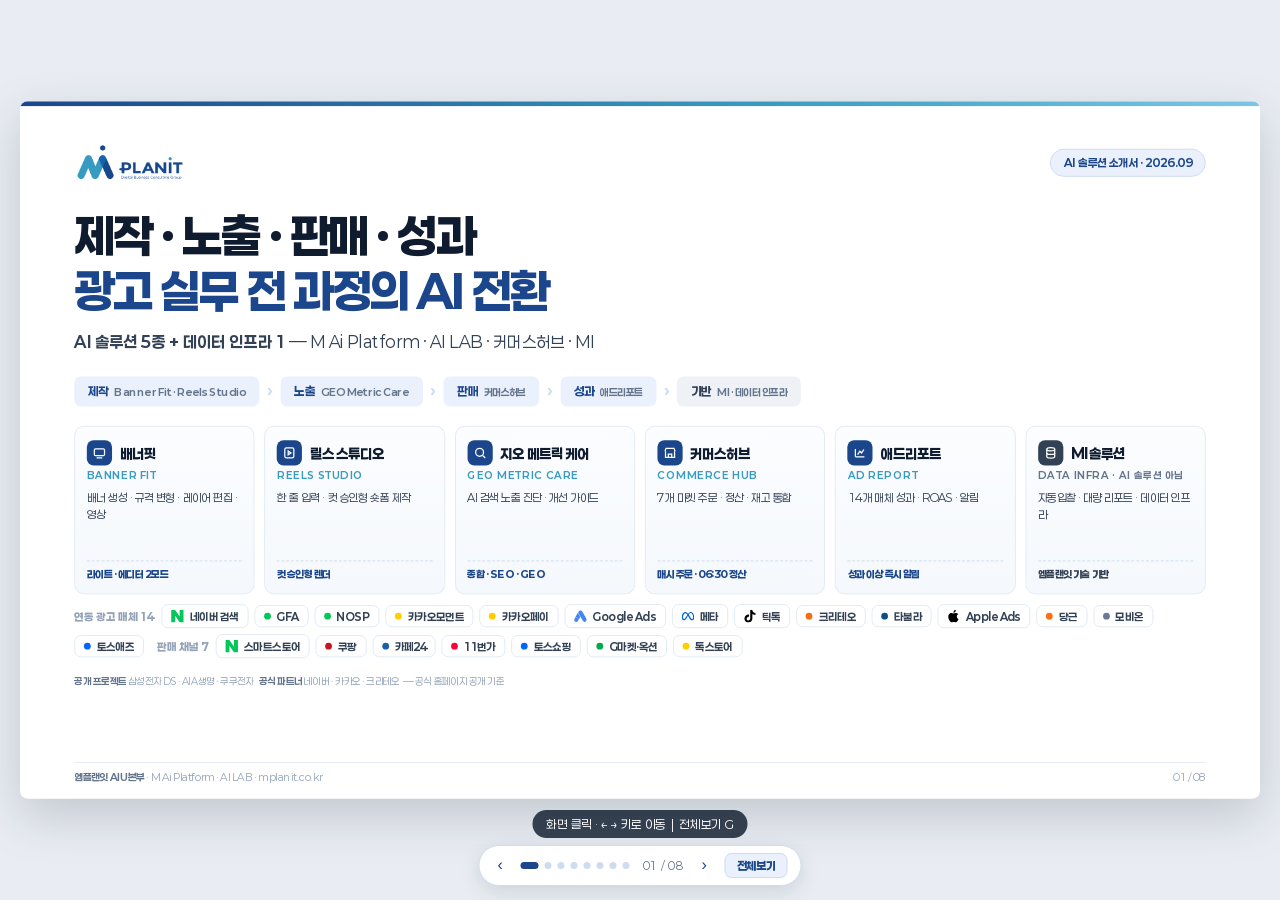
<file: ai-solution/index.html>
<!DOCTYPE html>
<html lang="ko">
<head>
<meta charset="UTF-8" />
<meta name="viewport" content="width=device-width, initial-scale=1" />
<title>엠플랜잇 AI 솔루션 소개서</title>
<meta name="description" content="엠플랜잇 AI LAB — Banner Fit · Reels Studio · GEO Metric Care · 커머스허브 · 애드리포트" />
<style>
@font-face{font-family:"Paperlogy";font-weight:400;font-display:swap;
  src:local("Paperlogy 4 Regular"),local("페이퍼로지 4 Regular"),url("fonts/Paperlogy-4Regular.woff2") format("woff2")}
@font-face{font-family:"Paperlogy";font-weight:700;font-display:swap;
  src:local("Paperlogy 7 Bold"),local("페이퍼로지 7 Bold"),url("fonts/Paperlogy-7Bold.woff2") format("woff2")}
@font-face{font-family:"Paperlogy";font-weight:800;font-display:swap;
  src:local("Paperlogy 8 ExtraBold"),local("페이퍼로지 8 ExtraBold"),url("fonts/Paperlogy-8ExtraBold.woff2") format("woff2")}
:root{
  --navy:#1B468B; --sky:#399BC1; --blue:#2563EB;
  --ink:#0F1B2E; --tx:#334155; --tx2:#64748B; --tx3:#94A3B8;
  --bg:#FFFFFF; --bg2:#F5F8FC; --chip:#EAF1FC; --line:#E3EAF4; --line2:#CFDCEE;
}
*{box-sizing:border-box;margin:0;padding:0}
html,body{height:100%}
body{background:#E9EDF3;color:var(--ink);overflow:hidden;
  font-family:"Paperlogy",-apple-system,BlinkMacSystemFont,"Apple SD Gothic Neo","Malgun Gothic",sans-serif;
  -webkit-font-smoothing:antialiased;letter-spacing:-.02em}
#stage{position:fixed;inset:0;display:flex;align-items:center;justify-content:center}
#deck{position:relative;width:1280px;height:720px;transform-origin:center center}
.slide{position:absolute;inset:0;width:1280px;height:720px;overflow:hidden;background:var(--bg);
  border-radius:8px;box-shadow:0 18px 50px rgba(15,27,46,.18);padding:44px 56px 40px;
  opacity:0;visibility:hidden;transition:opacity .28s ease,visibility .28s}
.slide.is-active{opacity:1;visibility:visible}
.rule{position:absolute;left:0;top:0;width:100%;height:5px;background:linear-gradient(90deg,var(--navy),var(--sky) 60%,#7CC6E4)}
.shead{display:flex;align-items:flex-start;justify-content:space-between;gap:24px;border-bottom:1px solid var(--line);padding-bottom:13px}
.shead .kicker{font-size:12px;font-weight:800;letter-spacing:.16em;color:var(--sky);text-transform:uppercase}
.shead h2{font-size:31px;font-weight:800;letter-spacing:-.035em;margin-top:6px;line-height:1.2}
.shead h2 em{font-style:normal;color:var(--navy)}
.shead .sub{font-size:14px;color:var(--tx2);margin-top:6px}
.urlchip{flex:none;font-size:11.5px;font-weight:700;color:var(--navy);background:var(--chip);border:1px solid var(--line2);
  border-radius:999px;padding:7px 13px;white-space:nowrap}
.cols{display:grid;grid-template-columns:376px 1fr;gap:34px;margin-top:22px}
.pts{display:flex;flex-direction:column;gap:17px}
.pt{display:grid;grid-template-columns:30px 1fr;gap:11px}
.pt .n{font-size:12px;font-weight:800;color:#fff;background:var(--navy);border-radius:6px;height:22px;display:grid;place-items:center}
.pt h4{font-size:16px;font-weight:800;letter-spacing:-.03em;margin-bottom:4px}
.pt p{font-size:13px;line-height:1.55;color:var(--tx)}
.pt p b{color:var(--navy);font-weight:700}
.note{margin-top:18px;font-size:11px;line-height:1.5;color:var(--tx3)}
.chips{display:flex;flex-wrap:wrap;gap:6px;margin-top:15px}
.medias{display:flex;flex-wrap:wrap;gap:6px;align-items:center}
.panel .medias .m{font-size:10.5px;padding:5px 8px;gap:5px}
.m{display:inline-flex;align-items:center;gap:6px;font-size:11px;font-weight:700;color:var(--tx);
  background:#fff;border:1px solid var(--line);border-radius:7px;padding:5px 9px;line-height:1;
  white-space:nowrap;flex:0 0 auto}
.m svg{display:block}
.m.txt::before{content:"";width:7px;height:7px;border-radius:50%;background:var(--c);flex:none}
.mlabel{font-size:11px;font-weight:800;color:var(--tx3);letter-spacing:.02em;margin-right:2px;white-space:nowrap;flex:0 0 auto}
.tiles{display:grid;grid-template-columns:repeat(3,1fr);gap:16px;margin-top:18px}
.tile{border:1px solid var(--line);border-radius:12px;overflow:hidden;background:#fff;
  box-shadow:0 8px 20px rgba(15,27,46,.07);display:flex;flex-direction:column}
.tile .thumb{height:148px;overflow:hidden;border-bottom:1px solid var(--line);background:var(--bg2)}
.tile .thumb img{width:100%;height:100%;object-fit:cover;object-position:top left}
.tile .thumb.ph{display:grid;place-items:center;color:var(--tx3);font-size:12px;font-weight:700;
  background:repeating-linear-gradient(45deg,#F7FAFE,#F7FAFE 10px,#EFF4FA 10px,#EFF4FA 20px)}
.tile .tb{padding:12px 14px;display:flex;flex-direction:column;gap:5px;flex:1}
.tile .tt{display:flex;align-items:center;gap:7px}
.tile h4{font-size:15px;font-weight:800;letter-spacing:-.035em}
.tile .stg2{font-size:9.5px;font-weight:800;color:#fff;background:var(--sky);border-radius:5px;padding:2px 6px}
.tile p{font-size:11.5px;line-height:1.45;color:var(--tx);flex:1}
.tile .u{font-size:10px;font-weight:700;color:var(--tx3)}
.mi{display:flex;flex-direction:column;gap:10px;margin-top:2px}
.mibox{border:1px solid var(--line);border-radius:12px;background:linear-gradient(180deg,#FBFDFF,#F6F9FD);padding:12px 14px}
.mibox h4{font-size:14px;font-weight:800;color:var(--navy);margin-bottom:10px}
.mistep{display:flex;align-items:center;gap:8px}
.mistep .b{flex:1;background:#fff;border:1px solid var(--line);border-radius:9px;padding:10px 11px;text-align:center}
.mistep .b b{display:block;font-size:12px;font-weight:800;color:var(--ink)}
.mistep .b span{font-size:10px;color:var(--tx2)}
.bandrow{display:grid;grid-template-columns:repeat(3,1fr);gap:10px;margin-top:12px}
.bandrow span{background:var(--bg2);border:1px solid var(--line);border-radius:9px;padding:9px 12px;
  font-size:11.5px;color:var(--tx);line-height:1.35}
.bandrow b{color:var(--navy);font-weight:800;margin-right:5px}
.quote{border-left:3px solid var(--navy);background:var(--bg2);border-radius:0 8px 8px 0;
  padding:10px 14px;font-size:13px;font-weight:800;color:var(--navy);line-height:1.45}
.quote small{display:block;font-size:10.5px;font-weight:700;color:var(--tx2);margin-top:4px}
.risks{display:grid;grid-template-columns:repeat(3,1fr);gap:7px;margin-top:10px}
.rk{border:1px solid var(--line);border-radius:8px;padding:8px 9px;background:#fff}
.rk b{display:block;font-size:11.5px;font-weight:800;color:#B42318}
.rk span{font-size:10px;color:var(--tx2);line-height:1.35;display:block;margin-top:2px}
.ch{font-size:11.5px;font-weight:700;color:var(--navy);background:var(--chip);border-radius:6px;padding:6px 10px}
.ch.gray{color:var(--tx2);background:var(--bg2)}
.shots{position:relative;height:470px;isolation:isolate}
.shot{position:absolute;border:1px solid var(--line);border-radius:10px;overflow:hidden;background:#fff;
  box-shadow:0 12px 30px rgba(15,27,46,.14)}
.shot img{display:block;width:100%;height:auto}
.shot .cap{position:absolute;left:0;bottom:0;font-size:10.5px;font-weight:700;color:var(--tx2);
  background:rgba(255,255,255,.95);border-top:1px solid var(--line);border-right:1px solid var(--line);
  border-radius:0 6px 0 9px;padding:4px 9px}
/* cover */
.cover-top{display:flex;align-items:center;justify-content:space-between}
.logo{height:38px}
.cover h1{font-size:48px;font-weight:800;letter-spacing:-.045em;line-height:1.16;margin-top:30px}
.cover h1 span{color:var(--navy)}
.cover .lead{font-size:16.5px;color:var(--tx);line-height:1.5;margin-top:14px}
.flow{display:flex;align-items:center;gap:8px;margin-top:22px}
.fl{font-size:12.5px;font-weight:700;color:var(--navy);background:var(--chip);border-radius:7px;padding:8px 14px}
.fl small{color:var(--tx2);font-weight:600;margin-left:6px}
.arw{color:var(--line2);font-weight:800}
.solgrid{display:grid;grid-template-columns:repeat(6,1fr);gap:10px;margin-top:20px}
.sol{border:1px solid var(--line);border-radius:10px;padding:14px 12px;display:flex;flex-direction:column;min-height:174px;
  background:linear-gradient(180deg,#FBFDFF,#F5F8FC)}
.sol .tp{display:flex;align-items:center;gap:8px}
.sol .ic{width:26px;height:26px;border-radius:7px;background:var(--navy);display:grid;place-items:center;flex:none}
.sol h3{font-size:14.5px;font-weight:800;letter-spacing:-.04em}
.sol .en{font-size:10px;font-weight:700;letter-spacing:.08em;color:var(--sky);text-transform:uppercase;margin-top:4px}
.sol p{font-size:11.5px;line-height:1.5;color:var(--tx);margin-top:9px;flex:1}
.sol .kv{font-size:10.5px;font-weight:800;color:var(--navy);border-top:1px dashed var(--line2);padding-top:7px}
.stats{display:grid;grid-template-columns:repeat(3,1fr);gap:12px;margin-top:20px}
.st{border-left:3px solid var(--sky);padding:2px 0 2px 12px}
.st b{font-size:21px;font-weight:800;letter-spacing:-.03em;color:var(--navy);display:block}
.st span{font-size:11.5px;color:var(--tx);line-height:1.4;display:block;margin-top:3px}
.src{font-size:10px;color:var(--tx3);margin-top:12px}
/* AI LAB map */
.map{display:grid;grid-template-columns:repeat(6,1fr);gap:9px;margin-top:20px}
.mapc{border:1px solid var(--line2);border-radius:10px;overflow:hidden;background:#fff}
.mapc .hd{background:var(--navy);color:#fff;padding:8px 10px;font-size:12.5px;font-weight:800;display:flex;justify-content:space-between;align-items:center}
.mapc .hd i{font-style:normal;font-size:9.5px;font-weight:700;background:rgba(255,255,255,.22);border-radius:4px;padding:2px 6px}
.mapc .bd{padding:10px 10px}
.mapc .bd div{font-size:11px;color:var(--tx);line-height:1.45;padding:4px 0;border-bottom:1px dashed var(--line)}
.mapc .bd div:last-child{border:0}
.mapc .bd b{color:var(--navy);font-weight:700}
.stage-row{display:grid;grid-template-columns:repeat(6,1fr);gap:9px;margin-top:6px}
.groupbar{display:grid;grid-template-columns:repeat(6,1fr);gap:9px;margin-top:14px}
.gb{background:var(--chip);border-radius:7px;padding:7px 0;text-align:center;font-size:12.5px;font-weight:800;color:var(--navy)}
.gb small{font-size:9.5px;font-weight:700;color:var(--tx3);letter-spacing:.1em;margin-left:5px}
.stg{font-size:11.5px;font-weight:800;color:var(--sky);text-align:center;letter-spacing:.06em}
.dataflow{margin-top:16px;border:1px solid var(--line);border-radius:12px;background:var(--bg2);padding:13px 16px;
  display:flex;align-items:center;gap:9px}
.df{flex:1;background:#fff;border:1px solid var(--line);border-radius:8px;padding:9px 11px}
.df b{font-size:12px;font-weight:800;color:var(--navy);display:block}
.df span{font-size:10.5px;color:var(--tx2)}
.target{display:grid;grid-template-columns:repeat(3,1fr);gap:12px;margin-top:14px}
.tg{border:1px solid var(--line);border-radius:10px;padding:12px 14px;background:linear-gradient(180deg,#FBFDFF,#F6F9FD)}
.tg b{font-size:13.5px;font-weight:800;color:var(--navy);display:block;margin-bottom:5px}
.tg span{font-size:11.5px;color:var(--tx);line-height:1.5}
/* slide 6 */
.pipe{display:grid;grid-template-columns:1fr 1fr;gap:20px;margin-top:20px}
.panel{border:1px solid var(--line);border-radius:12px;padding:18px;background:linear-gradient(180deg,#FBFDFF,#F6F9FD)}
.panel h3{font-size:17px;font-weight:800;letter-spacing:-.03em}
.panel .ps{font-size:12px;color:var(--tx2);margin-top:4px}
.mini{display:grid;grid-template-columns:repeat(3,1fr);gap:8px;margin-top:14px}
.mini div{background:#fff;border:1px solid var(--line);border-radius:8px;padding:9px 10px}
.mini small{font-size:10px;color:var(--tx2);display:block}
.mini b{font-size:15px;font-weight:800;color:var(--navy)}
.list{margin-top:13px;display:flex;flex-direction:column;gap:7px}
.li{display:flex;gap:8px;font-size:12.2px;line-height:1.45;color:var(--tx)}
.li i{font-style:normal;color:var(--sky);font-weight:800}
.li b{color:var(--navy);font-weight:700}
.closing{margin-top:16px;display:flex;align-items:center;gap:16px;border-radius:12px;padding:15px 20px;
  background:linear-gradient(90deg,var(--navy),#2C6BB5)}
.closing b{font-size:16px;font-weight:800;color:#fff}
.closing span{font-size:12.5px;color:#D6E6F7}
.closing .cta{margin-left:auto;font-size:12.5px;font-weight:800;color:var(--navy);background:#fff;border-radius:8px;padding:9px 15px}
.foot{position:absolute;left:56px;right:56px;bottom:16px;display:flex;align-items:center;justify-content:space-between;
  font-size:10.5px;color:var(--tx3);border-top:1px solid var(--line);padding-top:9px}
.foot b{font-weight:700;color:var(--tx2)}
/* 좌우 클릭 영역 + 큰 화살표 */
.edge{position:fixed;top:0;bottom:64px;width:20%;z-index:8;cursor:pointer;display:flex;align-items:center;
  background:transparent;border:0;padding:0 18px;opacity:0;transition:opacity .18s}
.edge:hover{opacity:1}
.edge.l{left:0;justify-content:flex-start}
.edge.r{right:0;justify-content:flex-end}
.edge span{width:44px;height:44px;border-radius:50%;background:rgba(27,70,139,.9);color:#fff;font-size:22px;
  display:grid;place-items:center;box-shadow:0 4px 14px rgba(15,27,46,.3);line-height:1}
#hint{position:fixed;left:50%;bottom:62px;transform:translateX(-50%);z-index:9;font-size:12px;color:#fff;
  background:rgba(15,27,46,.82);border-radius:999px;padding:7px 14px;transition:opacity .4s}
/* 전체보기(그리드) 모드 */
body.ov{overflow:auto}
body.ov #stage{position:static;display:block;padding:26px 26px 86px}
body.ov #deck{position:static;width:auto;height:auto;transform:none!important;
  display:grid;gap:16px;justify-content:center}
body.ov .slide{position:relative;inset:auto;opacity:1;visibility:visible;cursor:pointer;
  border:1px solid var(--line2);box-shadow:0 8px 22px rgba(15,27,46,.18)}
body.ov .slide:hover{box-shadow:0 0 0 10px rgba(57,155,193,.35),0 8px 22px rgba(15,27,46,.18)}
body.ov .slide.is-active{box-shadow:0 0 0 10px rgba(27,70,139,.55),0 8px 22px rgba(15,27,46,.18)}
body.ov .edge,body.ov #hint{display:none}
#nav{position:fixed;left:50%;bottom:14px;transform:translateX(-50%);display:flex;align-items:center;gap:13px;
  background:#fff;border:1px solid var(--line2);border-radius:999px;padding:7px 13px;z-index:9;box-shadow:0 6px 20px rgba(15,27,46,.12)}
#nav button{background:none;border:0;color:var(--navy);font-size:16px;cursor:pointer;padding:0 5px;line-height:1}
#nav .lbl{font-size:11.5px;font-weight:800;color:var(--navy);background:var(--chip);border-radius:7px;
  padding:6px 11px;cursor:pointer;border:1px solid var(--line2);line-height:1}
#nav .lbl:hover{background:#DCE8F8}
.dots{display:flex;gap:6px}
.dots i{width:7px;height:7px;border-radius:50%;background:var(--line2);cursor:pointer;transition:.2s}
.dots i.on{background:var(--navy);width:18px;border-radius:99px}
#count{font-size:11px;color:var(--tx2);min-width:38px;text-align:center;letter-spacing:.06em}
@page{size:1280px 720px;margin:0}
@media print{
  body{background:#fff;overflow:visible}
  .edge,#hint{display:none}
  body.ov #stage{padding:0}
  body.ov #deck{display:block}
  body.ov .slide{zoom:1;box-shadow:none}
  #stage{position:static}#deck{transform:none!important;width:auto;height:auto}#nav{display:none}
  .slide{position:relative;opacity:1!important;visibility:visible!important;border-radius:0;box-shadow:none;
    page-break-after:always;break-after:page}
}
</style>
</head>
<body>
<div id="stage"><div id="deck">

<!-- ===== 01 표지 ===== -->
<section class="slide is-active cover">
  <div class="rule"></div>
  <div class="cover-top">
    <img class="logo" src="assets/logo-mplanit.png" alt="엠플랜잇" />
    <span class="urlchip">AI 솔루션 소개서 · 2026.09</span>
  </div>

  <h1>제작 · 노출 · 판매 · 성과<br/><span>광고 실무 전 과정의 AI 전환</span></h1>
  <p class="lead"><b>AI 솔루션 5종 + 데이터 인프라 1</b> — M Ai Platform · AI LAB · 커머스허브 · MI</p>

  <div class="flow">
    <span class="fl">제작<small>Banner Fit · Reels Studio</small></span><span class="arw">›</span>
    <span class="fl">노출<small>GEO Metric Care</small></span><span class="arw">›</span>
    <span class="fl">판매<small>커머스허브</small></span><span class="arw">›</span>
    <span class="fl">성과<small>애드리포트</small></span><span class="arw">›</span>
    <span class="fl" style="background:#EEF2F7;color:#334155">기반<small>MI · 데이터 인프라</small></span>
  </div>

  <div class="solgrid">
    <div class="sol">
      <div class="tp"><span class="ic"><svg width="14" height="14" viewBox="0 0 24 24" fill="none" stroke="#fff" stroke-width="2.2"><rect x="3" y="5" width="18" height="12" rx="2"/><path d="M7 21h10"/></svg></span><h3>배너핏</h3></div>
      <span class="en">Banner Fit</span>
      <p>배너 생성 · 규격 변형 · 레이어 편집 · 영상</p>
      <span class="kv">라이트 · 에디터 2모드</span>
    </div>
    <div class="sol">
      <div class="tp"><span class="ic"><svg width="14" height="14" viewBox="0 0 24 24" fill="none" stroke="#fff" stroke-width="2.2"><rect x="4" y="3" width="16" height="18" rx="3"/><path d="M10 8.5l5 3.5-5 3.5z"/></svg></span><h3>릴스 스튜디오</h3></div>
      <span class="en">Reels Studio</span>
      <p>한 줄 입력 · 컷 승인형 숏폼 제작</p>
      <span class="kv">컷 승인형 렌더</span>
    </div>
    <div class="sol">
      <div class="tp"><span class="ic"><svg width="14" height="14" viewBox="0 0 24 24" fill="none" stroke="#fff" stroke-width="2.2"><circle cx="11" cy="11" r="7"/><path d="M16.5 16.5L21 21"/></svg></span><h3>지오 메트릭 케어</h3></div>
      <span class="en">GEO Metric Care</span>
      <p>AI 검색 노출 진단 · 개선 가이드</p>
      <span class="kv">종합 · SEO · GEO</span>
    </div>
    <div class="sol">
      <div class="tp"><span class="ic"><svg width="14" height="14" viewBox="0 0 24 24" fill="none" stroke="#fff" stroke-width="2.2"><path d="M3 9l2-5h14l2 5"/><path d="M4 9v11h16V9"/><path d="M9 20v-6h6v6"/></svg></span><h3>커머스허브</h3></div>
      <span class="en">Commerce Hub</span>
      <p>7개 마켓 주문 · 정산 · 재고 통합</p>
      <span class="kv">매시 주문 · 06:30 정산</span>
    </div>
    <div class="sol">
      <div class="tp"><span class="ic"><svg width="14" height="14" viewBox="0 0 24 24" fill="none" stroke="#fff" stroke-width="2.2"><path d="M4 19V5"/><path d="M4 19h16"/><path d="M8 15l4-6 3 3 4-6"/></svg></span><h3>애드리포트</h3></div>
      <span class="en">Ad Report</span>
      <p>14개 매체 성과 · ROAS · 알림</p>
      <span class="kv">성과 이상 즉시 알림</span>
    </div>
    <div class="sol">
      <div class="tp"><span class="ic" style="background:#334155"><svg width="14" height="14" viewBox="0 0 24 24" fill="none" stroke="#fff" stroke-width="2.2"><ellipse cx="12" cy="5.5" rx="7" ry="2.8"/><path d="M5 5.5v13c0 1.5 3.1 2.8 7 2.8s7-1.3 7-2.8v-13"/><path d="M5 12c0 1.5 3.1 2.8 7 2.8s7-1.3 7-2.8"/></svg></span><h3>MI 솔루션</h3></div>
      <span class="en" style="color:#64748B">Data Infra · AI 솔루션 아님</span>
      <p>자동입찰 · 대량 리포트 · 데이터 인프라</p>
      <span class="kv" style="color:#334155">엠플랜잇 기술 기반</span>
    </div>
  </div>

<div class="medias" style="margin-top:10px"><span class="mlabel">연동 광고 매체 14</span><span class="m"><svg viewBox="0 0 24 24" width="13" height="13" fill="#03C75A" aria-hidden="true"><path d="M16.273 12.845 7.376 0H0v24h7.726V11.156L16.624 24H24V0h-7.727v12.845Z"/></svg>네이버 검색</span><span class="m txt" style="--c:#03C75A">GFA</span><span class="m txt" style="--c:#03C75A">NOSP</span><span class="m txt" style="--c:#FFCD00">카카오모먼트</span><span class="m txt" style="--c:#FFCD00">카카오페이</span><span class="m"><svg viewBox="0 0 24 24" width="13" height="13" fill="#4285F4" aria-hidden="true"><path d="M3.9998 22.9291C1.7908 22.9291 0 21.1383 0 18.9293s1.7908-3.9998 3.9998-3.9998 3.9998 1.7908 3.9998 3.9998-1.7908 3.9998-3.9998 3.9998zm19.4643-6.0004L15.4632 3.072C14.3586 1.1587 11.9121.5028 9.9988 1.6074S7.4295 5.1585 8.5341 7.0718l8.0009 13.8567c1.1046 1.9133 3.5511 2.5679 5.4644 1.4646 1.9134-1.1046 2.568-3.5511 1.4647-5.4644zM7.5137 4.8438L1.5645 15.1484A4.5 4.5 0 0 1 4 14.4297c2.5597-.0075 4.6248 2.1585 4.4941 4.7148l3.2168-5.5723-3.6094-6.25c-.4499-.7793-.6322-1.6394-.5878-2.4784z"/></svg>Google Ads</span><span class="m"><svg viewBox="0 0 24 24" width="13" height="13" fill="#0467DF" aria-hidden="true"><path d="M6.915 4.03c-1.968 0-3.683 1.28-4.871 3.113C.704 9.208 0 11.883 0 14.449c0 .706.07 1.369.21 1.973a6.624 6.624 0 0 0 .265.86 5.297 5.297 0 0 0 .371.761c.696 1.159 1.818 1.927 3.593 1.927 1.497 0 2.633-.671 3.965-2.444.76-1.012 1.144-1.626 2.663-4.32l.756-1.339.186-.325c.061.1.121.196.183.3l2.152 3.595c.724 1.21 1.665 2.556 2.47 3.314 1.046.987 1.992 1.22 3.06 1.22 1.075 0 1.876-.355 2.455-.843a3.743 3.743 0 0 0 .81-.973c.542-.939.861-2.127.861-3.745 0-2.72-.681-5.357-2.084-7.45-1.282-1.912-2.957-2.93-4.716-2.93-1.047 0-2.088.467-3.053 1.308-.652.57-1.257 1.29-1.82 2.05-.69-.875-1.335-1.547-1.958-2.056-1.182-.966-2.315-1.303-3.454-1.303zm10.16 2.053c1.147 0 2.188.758 2.992 1.999 1.132 1.748 1.647 4.195 1.647 6.4 0 1.548-.368 2.9-1.839 2.9-.58 0-1.027-.23-1.664-1.004-.496-.601-1.343-1.878-2.832-4.358l-.617-1.028a44.908 44.908 0 0 0-1.255-1.98c.07-.109.141-.224.211-.327 1.12-1.667 2.118-2.602 3.358-2.602zm-10.201.553c1.265 0 2.058.791 2.675 1.446.307.327.737.871 1.234 1.579l-1.02 1.566c-.757 1.163-1.882 3.017-2.837 4.338-1.191 1.649-1.81 1.817-2.486 1.817-.524 0-1.038-.237-1.383-.794-.263-.426-.464-1.13-.464-2.046 0-2.221.63-4.535 1.66-6.088.454-.687.964-1.226 1.533-1.533a2.264 2.264 0 0 1 1.088-.285z"/></svg>메타</span><span class="m"><svg viewBox="0 0 24 24" width="13" height="13" fill="#000000" aria-hidden="true"><path d="M12.525.02c1.31-.02 2.61-.01 3.91-.02.08 1.53.63 3.09 1.75 4.17 1.12 1.11 2.7 1.62 4.24 1.79v4.03c-1.44-.05-2.89-.35-4.2-.97-.57-.26-1.1-.59-1.62-.93-.01 2.92.01 5.84-.02 8.75-.08 1.4-.54 2.79-1.35 3.94-1.31 1.92-3.58 3.17-5.91 3.21-1.43.08-2.86-.31-4.08-1.03-2.02-1.19-3.44-3.37-3.65-5.71-.02-.5-.03-1-.01-1.49.18-1.9 1.12-3.72 2.58-4.96 1.66-1.44 3.98-2.13 6.15-1.72.02 1.48-.04 2.96-.04 4.44-.99-.32-2.15-.23-3.02.37-.63.41-1.11 1.04-1.36 1.75-.21.51-.15 1.07-.14 1.61.24 1.64 1.82 3.02 3.5 2.87 1.12-.01 2.19-.66 2.77-1.61.19-.33.4-.67.41-1.06.1-1.79.06-3.57.07-5.36.01-4.03-.01-8.05.02-12.07z"/></svg>틱톡</span><span class="m txt" style="--c:#F76B15">크리테오</span><span class="m txt" style="--c:#0B4F8A">타불라</span><span class="m"><svg viewBox="0 0 24 24" width="13" height="13" fill="#000000" aria-hidden="true"><path d="M12.152 6.896c-.948 0-2.415-1.078-3.96-1.04-2.04.027-3.91 1.183-4.961 3.014-2.117 3.675-.546 9.103 1.519 12.09 1.013 1.454 2.208 3.09 3.792 3.039 1.52-.065 2.09-.987 3.935-.987 1.831 0 2.35.987 3.96.948 1.637-.026 2.676-1.48 3.676-2.948 1.156-1.688 1.636-3.325 1.662-3.415-.039-.013-3.182-1.221-3.22-4.857-.026-3.04 2.48-4.494 2.597-4.559-1.429-2.09-3.623-2.324-4.39-2.376-2-.156-3.675 1.09-4.61 1.09zM15.53 3.83c.843-1.012 1.4-2.427 1.245-3.83-1.207.052-2.662.805-3.532 1.818-.78.896-1.454 2.338-1.273 3.714 1.338.104 2.715-.688 3.559-1.701"/></svg>Apple Ads</span><span class="m txt" style="--c:#FF6F0F">당근</span><span class="m txt" style="--c:#6B7A90">모비온</span><span class="m txt" style="--c:#0064FF">토스애즈</span><span class="mlabel" style="margin-left:8px">판매 채널 7</span><span class="m"><svg viewBox="0 0 24 24" width="13" height="13" fill="#03C75A" aria-hidden="true"><path d="M16.273 12.845 7.376 0H0v24h7.726V11.156L16.624 24H24V0h-7.727v12.845Z"/></svg>스마트스토어</span><span class="m txt" style="--c:#C4161C">쿠팡</span><span class="m txt" style="--c:#1B5FAA">카페24</span><span class="m txt" style="--c:#FF0038">11번가</span><span class="m txt" style="--c:#0064FF">토스쇼핑</span><span class="m txt" style="--c:#00A650">G마켓·옥션</span><span class="m txt" style="--c:#FFCD00">톡스토어</span></div>
  <p class="src" style="margin-top:18px"><b style="color:var(--tx2)">공개 프로젝트</b> 삼성전자 DS · AIA생명 · 쿠쿠전자 &nbsp;&nbsp;<b style="color:var(--tx2)">공식 파트너</b> 네이버 · 카카오 · 크리테오 &nbsp;— 공식 홈페이지 공개 기준</p>
  <div class="foot"><span><b>엠플랜잇 AIU본부</b> · M Ai Platform · AI LAB · mplanit.co.kr</span><span>01 / 08</span></div>
</section>

<!-- ===== 02 AI LAB 통합 ===== -->
<section class="slide">
  <div class="rule"></div>
  <div class="shead">
    <div>
      <span class="kicker">Solution Architecture</span>
      <h2>엠플랜잇 AI 솔루션 통합 구조 — <em>소재에서 매출까지 한 줄로</em></h2>
      <p class="sub"><b>AI 솔루션 5종</b>(M Ai Platform · AI LAB · 커머스허브) + <b>데이터 인프라 1</b>(MI) — 수집부터 판단까지 단일 기준</p>
    </div>
    <span class="urlchip">통합 요약 1장</span>
  </div>

  <div class="groupbar">
    <span class="gb" style="grid-column:span 2">만들고 <small>CREATE</small></span>
    <span class="gb" style="grid-column:span 2">관리하고 <small>MANAGE</small></span>
    <span class="gb" style="grid-column:span 2">운영·성과 <small>OPERATE</small></span>
  </div>
  <div class="stage-row"><span class="stg">01 제작</span><span class="stg">02 제작</span><span class="stg">03 노출</span><span class="stg">04 판매</span><span class="stg">05 성과</span><span class="stg" style="color:#64748B">기반 · 데이터 인프라</span></div>
  <div class="map" style="margin-top:6px">
    <div class="mapc">
      <div class="hd">배너핏 <i>M Ai</i></div>
      <div class="bd">
        <div>입력 <b>6단계</b> / 대화형</div>
        <div>매체 규격 <b>23종+</b></div>
        <div>레이어 분리 · PSD</div>
        <div>모델 <b>2종</b> 선택</div>
      </div>
    </div>
    <div class="mapc">
      <div class="hd">릴스 스튜디오 <i>M Ai</i></div>
      <div class="bd">
        <div>한 줄 → <b>AI 질문 완성</b></div>
        <div>기획 <b>5단계</b></div>
        <div>컷 승인형 디렉팅</div>
        <div>엔진 <b>2종</b> 선택</div>
      </div>
    </div>
    <div class="mapc">
      <div class="hd">지오 케어 <i>AI LAB</i></div>
      <div class="bd">
        <div>점수 <b>3종</b> 진단</div>
        <div>엔진 <b>4종</b> 점검</div>
        <div>개선 가이드</div>
        <div>월 <b>1~2회</b> 재측정</div>
      </div>
    </div>
    <div class="mapc">
      <div class="hd">커머스허브 <i>Hub</i></div>
      <div class="bd">
        <div>판매 채널 <b>7개</b></div>
        <div>주문 <b>매시</b> 수집</div>
        <div>정산 <b>06:30</b></div>
        <div>SKU 재고 · 원가</div>
      </div>
    </div>
    <div class="mapc">
      <div class="hd">애드리포트 <i>M Ai</i></div>
      <div class="bd">
        <div>광고 매체 <b>14개</b></div>
        <div>일 · 매체 · 캠페인 · 키워드</div>
        <div>ROAS · 목표 진척</div>
        <div>알림 · 정기 리포트</div>
      </div>
    </div>
    <div class="mapc">
      <div class="hd" style="background:#334155">MI 솔루션 <i>Infra</i></div>
      <div class="bd">
        <div>네이버 <b>자동입찰</b></div>
        <div><b>다계정</b> 통합 리포트</div>
        <div>통합 데이터 <b>분석</b></div>
        <div>수집 · 정규화 인프라</div>
      </div>
    </div>
  </div>

  <div class="dataflow">
    <div class="df"><b>소재</b><span>배너 · 영상 산출물</span></div><span class="arw">›</span>
    <div class="df"><b>노출</b><span>매체 집행 + AI 검색 인용</span></div><span class="arw">›</span>
    <div class="df"><b>주문</b><span>7개 채널 매출 집계</span></div><span class="arw">›</span>
    <div class="df"><b>성과</b><span>광고비 + 전환매출 결합</span></div><span class="arw">›</span>
    <div class="df"><b>판단</b><span>ROAS 기준 예산 배분</span></div>
  </div>

  <div class="target">
    <div class="tg"><b>브랜드 · 마케팅팀</b><span><b style="color:var(--sky)">배너핏 + 릴스 + GEO 케어 + 애드리포트</b><br/>캠페인 제작과 성과 관리 강화 · AI 검색 노출 준비</span></div>
    <div class="tg"><b>그로스 · 커머스팀</b><span><b style="color:var(--sky)">커머스허브 + MI + 애드리포트</b><br/>판매 관리 · 검색광고 운영 · 보고 효율화</span></div>
    <div class="tg"><b>소상공인 · 1인 기업</b><span><b style="color:var(--sky)">확장 방향</b><br/>쉬운 입력 · 선택형 직접 이용 (출시 시점·요금 별도 확정)</span></div>
  </div>

  <div class="quote" style="margin-top:14px">판매와 광고를 한곳에서 — 광고비가 실제로 얼마를 팔았는지 확인
    <small>채널마다 접속·다운로드·옮겨적기 없이, 주문과 광고비가 같은 기준으로 합쳐집니다<br/>
    ※ 서비스 포트폴리오 구성도이며 솔루션 간 자동 통합 아키텍처를 뜻하지 않습니다 · 카카오쇼핑 API 연동 신청 자료(2026.09)</small></div>
  <div class="foot"><span><b>Solution Architecture</b> · 통합 구조 요약</span><span>02 / 08</span></div>
</section>

<!-- ===== 03 솔루션 이미지맵 ===== -->
<section class="slide">
  <div class="rule"></div>
  <div class="shead">
    <div>
      <span class="kicker">SOLUTION MAP</span>
      <h2>솔루션 이미지맵 — <em>화면으로 보는 6종</em></h2>
      <p class="sub">제작 → 노출 → 판매 → 성과 · AI 솔루션 5종 + 데이터 인프라(MI) 1</p>
    </div>
    <span class="urlchip">한 장 요약 · 배포용</span>
  </div>

  <div class="tiles">
    <div class="tile">
      <div class="thumb"><img src="assets/bannerfit-editor.webp" alt="배너핏 편집 화면" /></div>
      <div class="tb">
        <div class="tt"><span class="stg2">제작</span><h4>배너핏</h4></div>
        <p>시안 생성 · 매체 규격 변형 · 레이어 편집 · 영상 전환</p>
        <span class="u">banner-fit.mplanit.co.kr</span>
      </div>
    </div>
    <div class="tile">
      <div class="thumb"><img src="assets/reels-idea.webp" alt="릴스 스튜디오 화면" /></div>
      <div class="tb">
        <div class="tt"><span class="stg2">제작</span><h4>릴스 스튜디오</h4></div>
        <p>한 줄 아이디어 · 기획 5단계 · 컷 승인형 렌더</p>
        <span class="u">reel-studio.mplanit.co.kr</span>
      </div>
    </div>
    <div class="tile">
      <div class="thumb"><img src="assets/geo-result.webp" alt="지오 메트릭 케어 분석 결과" /></div>
      <div class="tb">
        <div class="tt"><span class="stg2">노출</span><h4>지오 메트릭 케어</h4></div>
        <p>종합 · SEO · GEO 점수 진단 · 개선 가이드 · 정기 재측정</p>
        <span class="u">geo.mplanit.co.kr</span>
      </div>
    </div>
    <div class="tile">
      <div class="thumb ph">커머스허브 화면 — 사내 공유 예정</div>
      <div class="tb">
        <div class="tt"><span class="stg2">판매</span><h4>커머스허브</h4></div>
        <p>7개 마켓 주문 · 배송 · 정산 · 재고 · 광고비 통합</p>
        <span class="u">정산 · 매출 · 재고 · 배송 · 광고비 · 설정</span>
      </div>
    </div>
    <div class="tile">
      <div class="thumb"><img src="assets/adreport-dashboard.webp" alt="애드리포트 통합 대시보드" /></div>
      <div class="tb">
        <div class="tt"><span class="stg2">성과</span><h4>애드리포트</h4></div>
        <p>14개 매체 집행 · 목표 진척 · ROAS · 이상 알림</p>
        <span class="u">통합 대시보드 · 목표/실시간 현황</span>
      </div>
    </div>
    <div class="tile">
      <div class="thumb ph">MI 솔루션 화면 — 준비 중</div>
      <div class="tb">
        <div class="tt"><span class="stg2" style="background:#334155">기반</span><h4>MI 솔루션</h4></div>
        <p>자동입찰 · 대량 통합 리포트 · 통합 데이터 분석 · 인프라 구성 (AI 솔루션 아님)</p>
        <span class="u">엠플랜잇 자체 기술 기반</span>
      </div>
    </div>
  </div>

  <div class="foot"><span><b>Solution Map</b> · 화면 기준 요약</span><span>03 / 08</span></div>
</section>

<!-- ===== 03 Banner Fit ===== -->
<section class="slide">
  <div class="rule"></div>
  <div class="shead">
    <div>
      <span class="kicker">01 Creative · M Ai Platform</span>
      <h2>Banner Fit — <em>배너 1장이 아닌 캠페인 한 세트</em></h2>
      <p class="sub">시안 생성 · 규격 변형 · 레이어 편집 · 영상 전환, 한 도구 안에서</p>
    </div>
    <span class="urlchip">banner-fit.mplanit.co.kr</span>
  </div>

  <div class="cols">
    <div>
      <div class="pts">
        <div class="pt"><span class="n">01</span><div><h4>한 번 입력으로 즉시 생성</h4><p>이미지 + 요청 한 줄 → 배경 · 카피 · 레이아웃 동시 산출</p></div></div>
        <div class="pt"><span class="n">02</span><div><h4>매체 규격 자동 대응</h4><p><b>23개 이상</b> 매체 규격 · 안전 영역 · 텍스트 비율 내장</p></div></div>
        <div class="pt"><span class="n">03</span><div><h4>디자이너 워크플로 연결</h4><p>텍스트 · 로고 · 배경 분리 <b>PSD</b> → 포토샵에서 바로 수정</p></div></div>
        <div class="pt"><span class="n">04</span><div><h4>레이어 분해 편집</h4><p>피사체 · 텍스트 자동 분리 → 브라우저에서 재배치</p></div></div>
      </div>
      <div class="chips"><span class="ch">라이트 · 에디터 2모드</span><span class="ch">Gemini(나노 바나나) · ChatGPT 2.0</span><span class="ch gray">크리에이티브 생성 · 사이즈 변형 · 영상 생성</span></div>
      <p class="note" style="margin-top:10px">화면 — 운영 중 Banner Fit 실제 캡처. 편집 화면 시안은 당사 집행 소재.</p>
    </div>
    <div class="shots">
      <div class="shot" style="left:0;top:6px;width:276px;z-index:1"><img src="assets/bannerfit-form.webp" alt="Banner Fit 라이트 모드" /><span class="cap">① 라이트 모드 · 6단계 입력</span></div>
      <div class="shot" style="left:288px;top:0;width:454px;z-index:2"><img src="assets/bannerfit-chat.webp" alt="Banner Fit 에디터 모드" /><span class="cap">② 에디터 모드 · 한 줄 지시</span></div>
      <div class="shot" style="left:70px;top:196px;width:600px;z-index:3"><img src="assets/bannerfit-editor.webp" alt="Banner Fit 레이어 편집" /><span class="cap">③ 레이어 편집 · 사이즈 변형 · 다운로드</span></div>
    </div>
  </div>
  <div class="foot"><span><b>Banner Fit</b> · 배너핏</span><span>04 / 08</span></div>
</section>

<!-- ===== 04 Reels Studio ===== -->
<section class="slide">
  <div class="rule"></div>
  <div class="shead">
    <div>
      <span class="kicker">02 Video · M Ai Platform</span>
      <h2>Reels Studio — <em>프롬프트 대신 질문 응답</em></h2>
      <p class="sub">한 줄 아이디어 → AI 초안 → 컷 승인 → 렌더, 5단계 진행</p>
    </div>
    <span class="urlchip">reel-studio.mplanit.co.kr</span>
  </div>

  <div class="cols">
    <div>
      <div class="pts">
        <div class="pt"><span class="n">01</span><div><h4>프롬프트 없이 시작</h4><p>대상 · 목적 · 메시지 질문형 대화 → 스타일 · 컷 구성은 AI</p></div></div>
        <div class="pt"><span class="n">02</span><div><h4>초안 스토리보드 자동 생성</h4><p>대본 · 키프레임 포함 <b>콘티 전체를 먼저</b> 제안</p></div></div>
        <div class="pt"><span class="n">03</span><div><h4>컷 단위 승인형 디렉팅</h4><p>컷 재생성 · 키프레임 교체 · 순서 변경 — <b>컷 간 일관성 유지</b></p></div></div>
        <div class="pt"><span class="n">04</span><div><h4>승인한 만큼만 비용</h4><p>대본 · 키프레임 무료 · <b>승인된 성공 컷만</b> 차감</p></div></div>
      </div>
      <div class="chips"><span class="ch">쇼츠 9:16 · 유튜브 16:9 · 인스타 1:1</span><span class="ch">짧게 2컷 · 기본 4컷 · 길게 7컷</span><span class="ch gray">VEO 3.1 / Gemini Omni</span></div>
      <div class="quote" style="margin-top:16px">'만들기'가 아니라 '다듬기'부터<small>AI가 대본·키프레임 포함 콘티 전체를 먼저 제안 · 승인한 컷만 과금</small></div>
      <p class="note" style="margin-top:10px">참고 — 국내 숏폼 외주 단가 15만~200만원, 기간 2~3주(크몽 단가 가이드 기준).</p>
    </div>
    <div class="shots">
      <div class="shot" style="left:0;top:8px;width:300px;z-index:1"><img src="assets/reels-idea.webp" alt="Reels Studio 아이디어 입력" /><span class="cap">① 한 줄 아이디어 + 5단계</span></div>
      <div class="shot" style="left:312px;top:0;width:430px;z-index:2"><img src="assets/reels-style.webp" alt="Reels Studio 스타일 선택" /><span class="cap">② 표현 · 스타일 선택</span></div>
      <div class="shot" style="left:60px;top:234px;width:520px;z-index:3"><img src="assets/reels-video.webp" alt="Reels Studio 영상 엔진" /><span class="cap">③ 배너 영상 · VEO 3.1 / Gemini Omni</span></div>
    </div>
  </div>
  <div class="foot"><span><b>Reels Studio</b> · 릴스 스튜디오</span><span>05 / 08</span></div>
</section>

<!-- ===== 05 GEO ===== -->
<section class="slide">
  <div class="rule"></div>
  <div class="shead">
    <div>
      <span class="kicker">03 Visibility · AI LAB</span>
      <h2>GEO Metric Care — <em>브랜드 노출을 진단하고 개선하는 GEO 솔루션</em></h2>
      <p class="sub"><b>GEO</b> — ChatGPT · 네이버 AI 등 AI 답변에 브랜드가 언급·추천되도록 최적화하는 전략</p>
    </div>
    <span class="urlchip">geo.mplanit.co.kr</span>
  </div>

  <div class="cols">
    <div>
      <div class="pts">
        <div class="pt"><span class="n">01</span><div><h4>AI 가독성 진단</h4><p>AI가 읽고 인용하기 쉬운 사이트인지 점검</p></div></div>
        <div class="pt"><span class="n">02</span><div><h4>네이버 AI 브리핑 대응</h4><p>국내 고객 접점인 <b>네이버 AI까지</b> 통합 점검</p></div></div>
        <div class="pt"><span class="n">03</span><div><h4>브랜드 신뢰도 분석</h4><p>홈페이지 · 블로그 · 카페 등 <b>AI 참조 채널</b> 분석</p></div></div>
        <div class="pt"><span class="n">04</span><div><h4>개선 가이드 제공</h4><p>노출 저해 요인 도출 → 개선 방향 제시</p></div></div>
      </div>
      <div class="quote" style="margin-top:14px">AI가 추천하는 브랜드, 지금 준비하세요<small>종합 · SEO · GEO 점수 진단 (80↑ 인용 가능 · 70점대 기본 · 60↓ 개선 필요)</small></div>
      <div class="risks">
        <div class="rk"><b>제로클릭</b><span>오가닉 유입 20~30% 급감</span></div>
        <div class="rk"><b>추천 누락</b><span>AI 답변 후보군에서 제외</span></div>
        <div class="rk"><b>정보 왜곡</b><span>잘못된 정보로 신뢰 하락</span></div>
      </div>
      <p class="note" style="margin-top:10px">점수는 자체 진단 기준입니다 — 실제 AI 답변 노출·인용률이나 검색순위를 뜻하지 않습니다.</p>
    </div>
    <div class="shots">
      <div class="shot" style="left:20px;top:0;width:470px;z-index:1"><img src="assets/geo-landing.webp" alt="GEO Metric Care 진단 화면" /><span class="cap">① URL 입력 → 분석 시작</span></div>
      <div class="shot" style="left:130px;top:186px;width:560px;z-index:2"><img src="assets/geo-result.webp" alt="GEO Metric Care 분석 결과" /><span class="cap">② 분석 결과 — 자사 진단(종합 84 / SEO 95 / GEO 72)</span></div>
    </div>
  </div>
  <div class="foot"><span><b>AI LAB</b> · GEO Metric Care Solution — 흥국화재 TM 제안 장표(2026.09) 기준</span><span>06 / 08</span></div>
</section>

<!-- ===== 06 커머스허브 + 애드리포트 ===== -->
<section class="slide">
  <div class="rule"></div>
  <div class="shead">
    <div>
      <span class="kicker">04 Commerce · 커머스허브 &nbsp;|&nbsp; 05 Performance · M Ai Platform</span>
      <h2>커머스허브 + 애드리포트 — <em>매출과 광고비 단일 기준</em></h2>
      <p class="sub">광고 AI 자동 소재 제작 · 실시간 통합 리포트 분석 — 한 계정으로 AD REPORT · AD MONITOR · COMMERCE HUB · SETTINGS</p>
    </div>
    <span class="urlchip">운영 중 · 카카오쇼핑 승인 대기</span>
  </div>

  <div class="cols">
    <div>
      <div class="panel" style="padding:12px 14px">
        <h3 style="font-size:15px">커머스허브 <span style="font-size:10px;color:var(--sky);font-weight:700">COMMERCE HUB</span></h3>
        <div class="mini" style="margin-top:10px">
          <div><small>판매 채널</small><b>7개</b></div>
          <div><small>주문 수집</small><b>매시</b></div>
          <div><small>정산 수집</small><b>06:30</b></div>
        </div>
        <div class="medias" style="margin-top:10px"><span class="m"><svg viewBox="0 0 24 24" width="13" height="13" fill="#03C75A" aria-hidden="true"><path d="M16.273 12.845 7.376 0H0v24h7.726V11.156L16.624 24H24V0h-7.727v12.845Z"/></svg>스마트스토어</span><span class="m txt" style="--c:#C4161C">쿠팡</span><span class="m txt" style="--c:#1B5FAA">카페24</span><span class="m txt" style="--c:#FF0038">11번가</span><span class="m txt" style="--c:#0064FF">토스쇼핑</span><span class="m txt" style="--c:#00A650">G마켓·옥션</span><span class="m txt" style="--c:#FFCD00">톡스토어 <i style="font-style:normal;color:var(--tx3);font-weight:600">승인 대기</i></span></div>
        <div class="list" style="margin-top:8px">
          <div class="li"><i>·</i><span><b>메뉴</b> — 정산 · 매출 · 재고 · 배송 · 광고비 · 설정</span></div>
        </div>
      </div>

      <div class="panel" style="padding:12px 14px;margin-top:9px">
        <h3 style="font-size:15px">애드리포트 <span style="font-size:10px;color:var(--sky);font-weight:700">AD REPORT</span></h3>
        <div class="mini" style="margin-top:10px">
          <div><small>광고 매체</small><b>14개</b></div>
          <div><small>실적 수집</small><b>매시</b></div>
          <div><small>리포트 유형</small><b>2가지</b></div>
        </div>
        <div class="medias" style="margin-top:10px"><span class="m"><svg viewBox="0 0 24 24" width="13" height="13" fill="#03C75A" aria-hidden="true"><path d="M16.273 12.845 7.376 0H0v24h7.726V11.156L16.624 24H24V0h-7.727v12.845Z"/></svg>네이버 검색</span><span class="m txt" style="--c:#03C75A">GFA</span><span class="m txt" style="--c:#03C75A">NOSP</span><span class="m txt" style="--c:#FFCD00">카카오모먼트</span><span class="m txt" style="--c:#FFCD00">카카오페이</span><span class="m"><svg viewBox="0 0 24 24" width="13" height="13" fill="#4285F4" aria-hidden="true"><path d="M3.9998 22.9291C1.7908 22.9291 0 21.1383 0 18.9293s1.7908-3.9998 3.9998-3.9998 3.9998 1.7908 3.9998 3.9998-1.7908 3.9998-3.9998 3.9998zm19.4643-6.0004L15.4632 3.072C14.3586 1.1587 11.9121.5028 9.9988 1.6074S7.4295 5.1585 8.5341 7.0718l8.0009 13.8567c1.1046 1.9133 3.5511 2.5679 5.4644 1.4646 1.9134-1.1046 2.568-3.5511 1.4647-5.4644zM7.5137 4.8438L1.5645 15.1484A4.5 4.5 0 0 1 4 14.4297c2.5597-.0075 4.6248 2.1585 4.4941 4.7148l3.2168-5.5723-3.6094-6.25c-.4499-.7793-.6322-1.6394-.5878-2.4784z"/></svg>Google Ads</span><span class="m"><svg viewBox="0 0 24 24" width="13" height="13" fill="#0467DF" aria-hidden="true"><path d="M6.915 4.03c-1.968 0-3.683 1.28-4.871 3.113C.704 9.208 0 11.883 0 14.449c0 .706.07 1.369.21 1.973a6.624 6.624 0 0 0 .265.86 5.297 5.297 0 0 0 .371.761c.696 1.159 1.818 1.927 3.593 1.927 1.497 0 2.633-.671 3.965-2.444.76-1.012 1.144-1.626 2.663-4.32l.756-1.339.186-.325c.061.1.121.196.183.3l2.152 3.595c.724 1.21 1.665 2.556 2.47 3.314 1.046.987 1.992 1.22 3.06 1.22 1.075 0 1.876-.355 2.455-.843a3.743 3.743 0 0 0 .81-.973c.542-.939.861-2.127.861-3.745 0-2.72-.681-5.357-2.084-7.45-1.282-1.912-2.957-2.93-4.716-2.93-1.047 0-2.088.467-3.053 1.308-.652.57-1.257 1.29-1.82 2.05-.69-.875-1.335-1.547-1.958-2.056-1.182-.966-2.315-1.303-3.454-1.303zm10.16 2.053c1.147 0 2.188.758 2.992 1.999 1.132 1.748 1.647 4.195 1.647 6.4 0 1.548-.368 2.9-1.839 2.9-.58 0-1.027-.23-1.664-1.004-.496-.601-1.343-1.878-2.832-4.358l-.617-1.028a44.908 44.908 0 0 0-1.255-1.98c.07-.109.141-.224.211-.327 1.12-1.667 2.118-2.602 3.358-2.602zm-10.201.553c1.265 0 2.058.791 2.675 1.446.307.327.737.871 1.234 1.579l-1.02 1.566c-.757 1.163-1.882 3.017-2.837 4.338-1.191 1.649-1.81 1.817-2.486 1.817-.524 0-1.038-.237-1.383-.794-.263-.426-.464-1.13-.464-2.046 0-2.221.63-4.535 1.66-6.088.454-.687.964-1.226 1.533-1.533a2.264 2.264 0 0 1 1.088-.285z"/></svg>메타</span><span class="m"><svg viewBox="0 0 24 24" width="13" height="13" fill="#000000" aria-hidden="true"><path d="M12.525.02c1.31-.02 2.61-.01 3.91-.02.08 1.53.63 3.09 1.75 4.17 1.12 1.11 2.7 1.62 4.24 1.79v4.03c-1.44-.05-2.89-.35-4.2-.97-.57-.26-1.1-.59-1.62-.93-.01 2.92.01 5.84-.02 8.75-.08 1.4-.54 2.79-1.35 3.94-1.31 1.92-3.58 3.17-5.91 3.21-1.43.08-2.86-.31-4.08-1.03-2.02-1.19-3.44-3.37-3.65-5.71-.02-.5-.03-1-.01-1.49.18-1.9 1.12-3.72 2.58-4.96 1.66-1.44 3.98-2.13 6.15-1.72.02 1.48-.04 2.96-.04 4.44-.99-.32-2.15-.23-3.02.37-.63.41-1.11 1.04-1.36 1.75-.21.51-.15 1.07-.14 1.61.24 1.64 1.82 3.02 3.5 2.87 1.12-.01 2.19-.66 2.77-1.61.19-.33.4-.67.41-1.06.1-1.79.06-3.57.07-5.36.01-4.03-.01-8.05.02-12.07z"/></svg>틱톡</span><span class="m txt" style="--c:#F76B15">크리테오</span><span class="m txt" style="--c:#0B4F8A">타불라</span><span class="m"><svg viewBox="0 0 24 24" width="13" height="13" fill="#000000" aria-hidden="true"><path d="M12.152 6.896c-.948 0-2.415-1.078-3.96-1.04-2.04.027-3.91 1.183-4.961 3.014-2.117 3.675-.546 9.103 1.519 12.09 1.013 1.454 2.208 3.09 3.792 3.039 1.52-.065 2.09-.987 3.935-.987 1.831 0 2.35.987 3.96.948 1.637-.026 2.676-1.48 3.676-2.948 1.156-1.688 1.636-3.325 1.662-3.415-.039-.013-3.182-1.221-3.22-4.857-.026-3.04 2.48-4.494 2.597-4.559-1.429-2.09-3.623-2.324-4.39-2.376-2-.156-3.675 1.09-4.61 1.09zM15.53 3.83c.843-1.012 1.4-2.427 1.245-3.83-1.207.052-2.662.805-3.532 1.818-.78.896-1.454 2.338-1.273 3.714 1.338.104 2.715-.688 3.559-1.701"/></svg>Apple Ads</span><span class="m txt" style="--c:#FF6F0F">당근</span><span class="m txt" style="--c:#6B7A90">모비온</span><span class="m txt" style="--c:#0064FF">토스애즈</span></div>
        <div class="list" style="margin-top:8px">
          <div class="li"><i>·</i><span><b>리포트</b> — 통합 대시보드 · 목표 현황 · 실시간 현황 · 소재/키워드 분석</span></div>
        </div>
      </div>
      <p class="note" style="margin-top:8px">화면 — 실제 캡처(캡처 시점 수치 · 광고주명·금액 마스킹) · 채널별 연동 범위와 집계 주기 상이 · 판매 매출과 광고 기여 성과 구분</p>
    </div>

    <div class="shots" style="height:410px">
      <div class="shot" style="left:0;top:0;width:540px;z-index:1"><img src="assets/adreport-dashboard.webp" alt="애드리포트 통합 대시보드" /><span class="cap">① 통합 대시보드 — 매체군별 성과 · 목표 진척</span></div>
      <div class="shot" style="left:300px;top:212px;width:442px;z-index:2"><img src="assets/adreport-goal.webp" alt="애드리포트 목표 현황" /><span class="cap">② 목표 현황 — 매체별 목표 대비 실적</span></div>
    </div>
  </div>

  <div class="foot">
    <span>출처 · Similarweb AI Search Stats 2026 · OpenAI(2026.07) · 크몽 숏폼 단가 가이드 · 엠플랜잇 운영 자료(2026.09)</span>
    <span>07 / 08</span>
  </div>
</section>

<!-- ===== 08 MI 솔루션 / 데이터 인프라 ===== -->
<section class="slide">
  <div class="rule"></div>
  <div class="shead">
    <div>
      <span class="kicker" style="color:#64748B">TECH BASE · 데이터 인프라 (AI 솔루션 아님)</span>
      <h2>MI 솔루션 — <em>자동입찰 · 대량 리포트, 그리고 그 아래 인프라</em></h2>
      <p class="sub">매체·마켓·전환 데이터를 한 기준으로 모으는 수집·정규화·집계 구조 — 엠플랜잇 자체 구축</p>
    </div>
    <span class="urlchip" style="background:#EEF2F7;color:#334155;border-color:#D7DEE8">MI Solution · Data Infra</span>
  </div>

  <div class="cols">
    <div>
      <div class="pts">
        <div class="pt"><span class="n">01</span><div><h4>네이버 검색광고 자동입찰</h4><p><b>순위 목표</b> 기반 입찰 조정 · 시간대 규칙 · 예산 제어</p></div></div>
        <div class="pt"><span class="n">02</span><div><h4>대량 통합 리포트</h4><p><b>다계정</b> 일괄 수집 · 키워드 단위 추출 · 자동 발송</p></div></div>
        <div class="pt"><span class="n">03</span><div><h4>통합 데이터 분석</h4><p>광고비 · 매출 · 전환을 <b>단일 지표 체계</b>로 결합</p></div></div>
        <div class="pt"><span class="n">04</span><div><h4>인프라 구성</h4><p>수집 · 정규화 · 적재 · 권한 분리 <b>직접 설계·운영</b></p></div></div>
      </div>
      <div class="quote" style="margin-top:16px;border-left-color:#334155">AI 솔루션이 올라서는 바닥<small>데이터를 모으고 맞추는 인프라가 엠플랜잇의 기술 기반입니다</small></div>
      <p class="note" style="margin-top:10px">AI 기능이 아닌 <b>운영 자동화·데이터 기술</b> 영역 · 기능 범위·오픈 일정 내부 확정 후 갱신<br/>
      공식 Solution 페이지는 <b>M Ai Platform · MARS</b>로 소개 — MI 명칭·자동입찰은 사내 정보 기준</p>
    </div>

    <div class="mi">
      <div class="mibox" style="background:linear-gradient(180deg,#F8FAFD,#EFF3F8)">
        <h4 style="color:#334155">데이터 파이프라인 — 수집에서 판단까지</h4>
        <div class="mistep">
          <div class="b"><b>수집</b><span>광고 14 · 마켓 7 API</span></div><span class="arw">›</span>
          <div class="b"><b>정규화</b><span>매체·채널 기준 통일</span></div><span class="arw">›</span>
          <div class="b"><b>적재 · 집계</b><span>일/캠페인/키워드/SKU</span></div><span class="arw">›</span>
          <div class="b"><b>활용</b><span>리포트 · 입찰 · ROAS</span></div>
        </div>
      </div>
      <div class="mibox">
        <h4>자동입찰 — 목표 기반 반복 조정</h4>
        <div class="mistep">
          <div class="b"><b>목표 설정</b><span>키워드 순위 · 예산</span></div><span class="arw">›</span>
          <div class="b"><b>현황 수집</b><span>순위 · 노출 · 비용</span></div><span class="arw">›</span>
          <div class="b"><b>입찰 조정</b><span>규칙 기반 자동</span></div><span class="arw">›</span>
          <div class="b"><b>결과 확인</b><span>변경 이력 · 성과</span></div>
        </div>
      </div>
      <div class="mibox">
        <h4>대량 통합 리포트 — 계정 수와 무관한 산출</h4>
        <div class="mistep">
          <div class="b"><b>다계정 수집</b><span>광고주 N · 매체별</span></div><span class="arw">›</span>
          <div class="b"><b>통합 집계</b><span>키워드 · 캠페인 단위</span></div><span class="arw">›</span>
          <div class="b"><b>자동 발송</b><span>정기 리포트 · 파일</span></div>
        </div>
      </div>
    </div>
  </div>

  <div class="bandrow">
    <span><b>외부 툴 구독 대체</b> 사내 인프라 운영</span>
    <span><b>데이터 단절 없음</b> 애드리포트·커머스허브와 같은 기준</span>
    <span><b>확장 기반</b> 수집 계층만 추가하면 전 솔루션 반영</span>
  </div>

  <div class="foot"><span><b>MI 솔루션</b> · 데이터 인프라 · 엠플랜잇 자체 기술</span><span>08 / 08</span></div>
</section>

</div></div>

<button class="edge l" id="edgePrev" aria-label="이전 장표"><span>‹</span></button>
<button class="edge r" id="edgeNext" aria-label="다음 장표"><span>›</span></button>
<div id="hint">화면 클릭 · ← → 키로 이동 &nbsp;|&nbsp; 전체보기 G</div>

<div id="nav">
  <button id="prev" aria-label="이전">‹</button><div class="dots" id="dots"></div>
  <span id="count">01 / 08</span><button id="next" aria-label="다음">›</button>
  <span class="lbl" id="ovBtn">전체보기</span>
</div>

<script>
(function(){
  var slides=[].slice.call(document.querySelectorAll('.slide')),i=0;
  var dots=document.getElementById('dots'),count=document.getElementById('count');
  slides.forEach(function(_,n){var d=document.createElement('i');d.onclick=function(){go(n)};dots.appendChild(d)});
  function pad(n){return (n<10?'0':'')+n}
  function go(n){i=Math.max(0,Math.min(slides.length-1,n));
    slides.forEach(function(s,k){s.classList.toggle('is-active',k===i)});
    [].slice.call(dots.children).forEach(function(d,k){d.classList.toggle('on',k===i)});
    count.textContent=pad(i+1)+' / '+pad(slides.length);}
  function fit(){
    if(document.body.classList.contains('ov'))return;
    document.getElementById('deck').style.transform='scale('+Math.min((innerWidth-40)/1280,(innerHeight-80)/720)+')';
  }
  // 전체보기(그리드) 토글 — 썸네일 클릭 시 해당 장표로 이동
  var ovBtn=document.getElementById('ovBtn');
  function overview(on){
    var b=document.body;
    if(on===undefined)on=!b.classList.contains('ov');
    b.classList.toggle('ov',on);
    ovBtn.textContent=on?'닫기':'전체보기';
    if(on){var d=document.getElementById('deck');d.style.transform='none';ovFit();}
    else{slides.forEach(function(sl){sl.style.zoom='';});fit();go(i);}
  }
  function ovFit(){
    var d=document.getElementById('deck');
    var W=innerWidth-56, cols=W>=1240?4:(W>=880?3:2), gap=16;
    var z=(W-gap*(cols-1))/(cols*1280);
    d.style.gridTemplateColumns='repeat('+cols+',max-content)';
    slides.forEach(function(sl){sl.style.zoom=z;});
  }
  ovBtn.onclick=function(){overview();};
  slides.forEach(function(sl,n){
    sl.addEventListener('click',function(e){
      if(!document.body.classList.contains('ov'))return;
      e.stopPropagation(); go(n); overview(false);
    });
  });
  document.getElementById('prev').onclick=function(){go(i-1)};
  document.getElementById('next').onclick=function(){go(i+1)};
  document.getElementById('edgePrev').onclick=function(){go(i-1)};
  document.getElementById('edgeNext').onclick=function(){go(i+1)};
  // 화면 아무 곳이나 클릭 — 오른쪽 넓게 다음, 왼쪽 좁게 이전
  document.addEventListener('click',function(e){
    if(document.body.classList.contains('ov'))return;
    if(e.target.closest('#nav')||e.target.closest('.edge'))return;
    go(e.clientX < innerWidth*0.28 ? i-1 : i+1);
  });
  // 안내 문구는 5초 뒤 숨김
  setTimeout(function(){var h=document.getElementById('hint');if(h){h.style.opacity=0;setTimeout(function(){h.remove();},500);}},5000);
  addEventListener('keydown',function(e){
    if(e.key==='ArrowRight'||e.key==='PageDown'||e.key===' ')go(i+1);
    if(e.key==='ArrowLeft'||e.key==='PageUp')go(i-1);
    if(e.key==='Home')go(0); if(e.key==='End')go(slides.length-1);
    if(e.key==='g'||e.key==='G')overview();
    if(e.key==='Escape')overview(false);});
  addEventListener('resize',function(){ if(document.body.classList.contains('ov'))ovFit(); else fit(); });
  addEventListener('wheel',function(e){
    if(document.body.classList.contains('ov'))return;
    if(Math.abs(e.deltaY)<24)return;
    if(!go._t||Date.now()-go._t>420){go._t=Date.now();go(i+(e.deltaY>0?1:-1));}},{passive:true});
  fit();go(0);
})();
</script>
</body>
</html>
</file>
